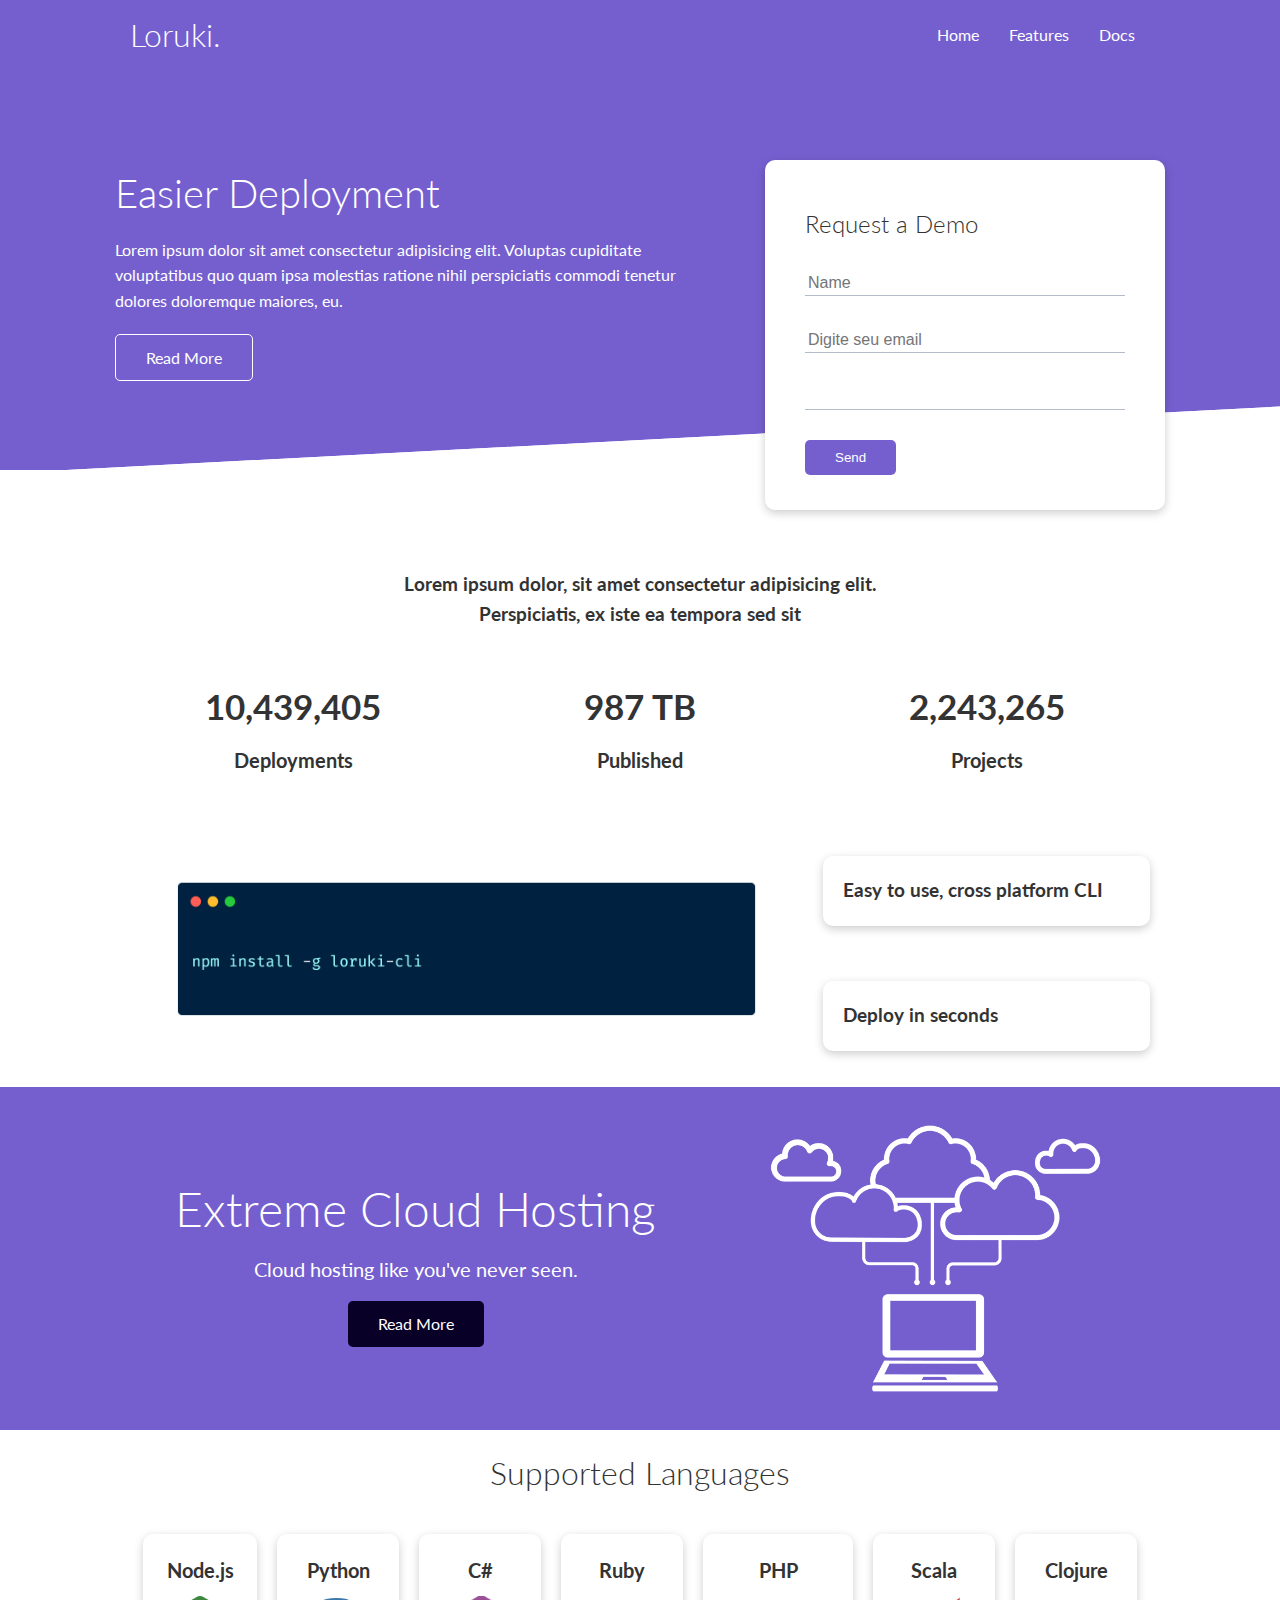
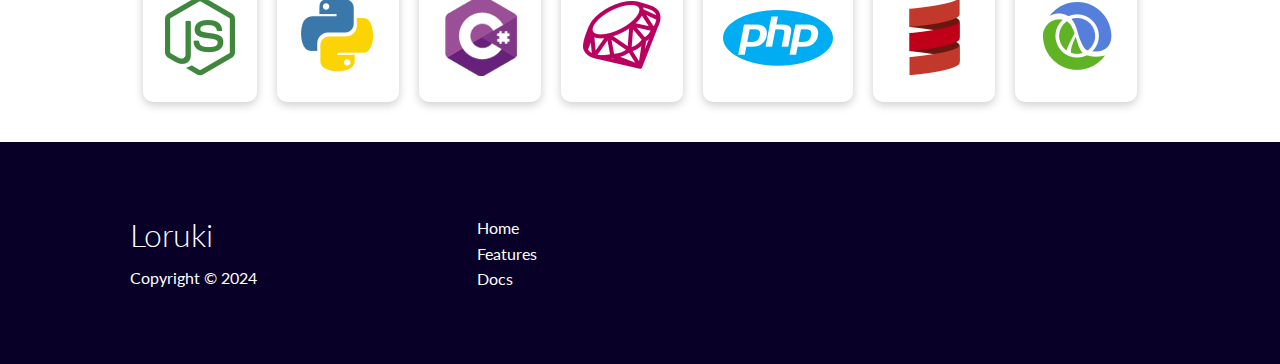
<file: index.html>
<!DOCTYPE html>
<html lang="en">
<head>
    <meta charset="UTF-8">
    <meta name="viewport" content="width=device-width, initial-scale=1.0">
    <!-- cdnjs -->
    <link rel="stylesheet" href="https://cdnjs.cloudflare.com/ajax/libs/font-awesome/6.5.1/css/all.min.css" integrity="sha512-DTOQO9RWCH3ppGqcWaEA1BIZOC6xxalwEsw9c2QQeAIftl+Vegovlnee1c9QX4TctnWMn13TZye+giMm8e2LwA==" crossorigin="anonymous" referrerpolicy="no-referrer" />
    <link rel="stylesheet" href="utilities.css">
    <link rel="stylesheet" href="style.css">
    <title>Loruki | Cloud Hosting for Everyone</title>
</head>
<body>
    <!-- navbar -->

    <div class="navbar">
        <div class="container flex"> <!--add flex na div que contem os itens a serem ordenados-->
            <h1 class="logo">Loruki.</h1>
            <nav>
                <ul>
                    <li><a href="index.html">Home</a></li>
                    <li><a href="features.html">Features</a></li>
                    <li><a href="docs.html">Docs</a></li>
                </ul>
            </nav>
        </div>
    </div>

    <!-- Showcase -->

    <section class="showcase">
        <div class="container grid"> <!--grid container-->
            <div class="showcase-text"> <!--grid item-->
                <h1>Easier Deployment</h1>
                <p>Lorem ipsum dolor sit amet consectetur adipisicing elit. Voluptas cupiditate voluptatibus quo quam ipsa molestias ratione nihil perspiciatis commodi tenetur dolores doloremque maiores, eu.</p>
                <a href="features.html" class="btn btn-outline">Read More</a>
            </div>

            <div class="showcase-form card"> <!--grid item-->
                <h2>Request a Demo</h2>
                <form action="conexao.php">
                    <div class="form-control">
                        <input type="text" name="name" placeholder="Name" id="name" required>
                    </div>
                    <div class="form-control">
                        <input type="email" name="email" placeholder="Digite seu email" id="email" required>
                    </div>
                    <div class="form-control">
                        <input type="text" name="" placeholder="" id="senha">
                    </div>
                    <input type="button" value="Send" class="btn btn-primary">
                </form>
            </div>
        </div>
    </section>

    <!-- Stats -->
    <section class="stats">
        <div class="container">
            <h3 class="stats-heading text-center my-1">
                Lorem ipsum dolor, sit amet consectetur adipisicing elit. Perspiciatis, ex iste ea tempora sed sit 
            </h3>

            <div class="grid grid-3 text-center my-4">
                <div>
                    <i class="fas fa-server fa-3x"></i>
                    <h3>10,439,405</h3>
                    <p class="text-secondary">Deployments</p>
                </div>
                <div>
                    <i class="fas fa-upload fa-3x"></i>
                    <h3>987 TB</h3>
                    <p class="text-secondary">Published</p>
                </div>
                <div>
                    <i class="fas fa-project-diagram fa-3x"></i>
                    <h3>2,243,265</h3>
                    <p class="text-secondary">Projects</p>
                </div>
            </div>
        </div>
    </section>

    <!-- Cli -->
    <section class="cli">
        <div class="container grid">
            <img src="images/cli.png" alt="">
            <div class="card">
                <h3>Easy to use, cross platform CLI</h3>
            </div>
            <div class="card">
                <h3>Deploy in seconds</h3>
            </div>
        </div>
    </section>

    <!-- Cloud -->
    <section class="cloud bg-primary my-2 py-2">
        <div class="container grid">
            <div class="text-center">
                <h2 class="lg">Extreme Cloud Hosting</h2>
                <p class="lead my-1">Cloud hosting like you've never seen.</p>
                <a href="features.html" class="btn btn-dark">Read More</a>
            </div>
            <img src="images/cloud.png" alt="">
        </div>
    </section>

    <!-- Languages -->
    <section class="languages">
        <h2 class="md text-center my-2">
            Supported Languages
        </h2>
        <div class="container flex">
            <div class="card">
                <h4>Node.js</h4>
                <img src="images/logos/node.png" alt="">
            </div>
            <div class="card">
                <h4>Python</h4>
                <img src="images/logos/python.png" alt="">
            </div>
            <div class="card">
                <h4>C#</h4>
                <img src="images/logos/csharp.png" alt="">
            </div>
            <div class="card">
                <h4>Ruby</h4>
                <img src="images/logos/ruby.png" alt="">
            </div>
            <div class="card">
                <h4>PHP</h4>
                <img src="images/logos/php.png" alt="">
            </div>
            <div class="card">
                <h4>Scala</h4>
                <img src="images/logos/scala.png" alt="">
            </div>
            <div class="card">
                <h4>Clojure</h4>
                <img src="images/logos/clojure.png" alt="">
            </div>
        </div>
    </section>

    <footer class="footer bg-dark py-5">
        <div class="container grid grid-3">
            <div>
                <h1>Loruki</h1>
                <p>Copyright &copy; 2024</p>
            </div>
            <nav>
                <ul>
                    <li><a href="index.html">Home</a></li>
                    <li><a href="features.html">Features</a></li>
                    <li><a href="docs.html">Docs</a></li>
                </ul>
            </nav>
            <div class="social">
                <a href="#"><i class="fab fa-github fa-2x"></i></a>
                <a href="#"><i class="fab fa-facebook fa-2x"></i></a>
                <a href="#"><i class="fab fa-instagram fa-2x"></i></a>
                <a href="#"><i class="fab fa-twitter fa-2x"></i></a>
            </div>
        </div>
    </footer>
</body>
</html>
</file>
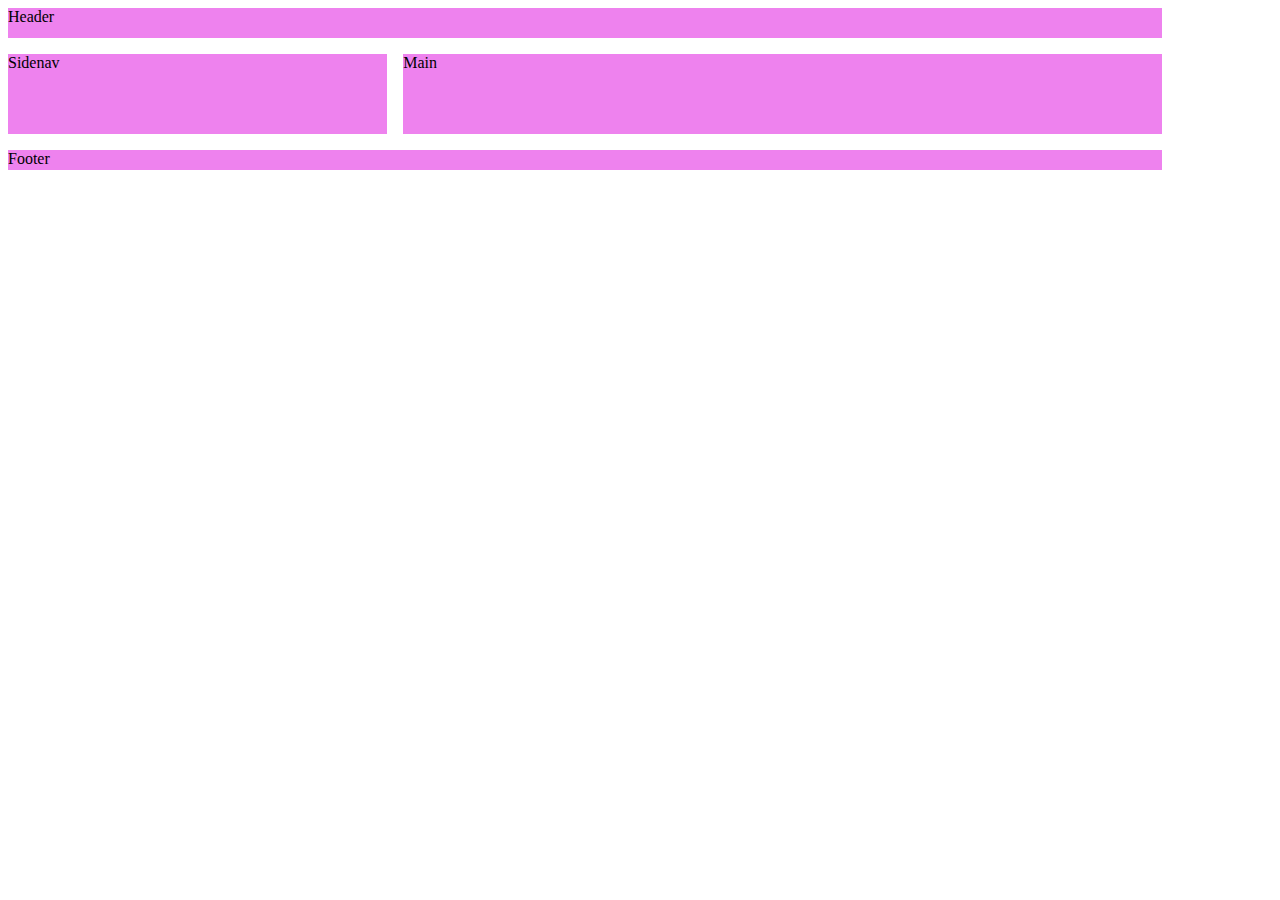
<file: grid-test/index.html>
<!DOCTYPE html>
<html lang="pt-br">
<head>
    <meta charset="UTF-8">
    <meta name="viewport" content="width=device-width, initial-scale=1.0">
    <title>Css grid</title>
    <link rel="stylesheet" href="style.css">
</head>
<body>
    <main>
        <div class="container">
            <div class="item header">Header</div>
            <div class="item sidenav">Sidenav</div>
            <div class="item main">Main</div>
            <div class="item footer">Footer</div>
        </div>
    </main>
</body>
</html>
</file>
<file: utilities.css>
/* Utilities */
.container{
    max-width: 1100px;
    margin: 0 auto;
    overflow: auto; /* cobrir o espaço de 10px top da margin*/ 
    padding: 0 40px;
}

.card{
    background-color: #fff;
    border-radius: 10px;
    box-shadow: 0 3px 10px rgba(0,0,0,0.2);
    padding: 20px;
    margin-top: 10px;
    color: #333;
}

.btn{
    display: inline-block;
    padding: 10px 30px;
    cursor: pointer;
    background-color: var(--primary-color);
    color: #fff;
    border: none;
    border-radius: 5px;
}

.btn-outline{
    background-color: transparent;
    border: 1px #fff solid;
}

.btn:hover{
    transform: scale(0.98);
}

/* backgrounds e colored buttons*/

.bg-primary,
.btn-primary{
    background-color: var(--primary-color);
    color: #fff;
}

.bg-secondary,
.btn-secondary{
    background-color: var(--secondary-color);
    color: #fff;
}

.bg-primary a,
.btn-primary a,
.bg-secondary a,
.btn-secondary a,
.bg-dark a,
.btn-dark a{
    color: #fff;
}


.bg-dark,
.btn-dark{
    background-color: var(--dark-color);
    color: #fff;
}


.bg-light,
.btn-light{
    background-color: var(--light-color);
    color: #333;
}

/* text sizes */
.lead{
    font-size: 20px;
}

.sm{
    font-size: 1rem;
}

.md{
    font-size: 2rem;
}

.lg{
    font-size: 3rem;
}

.xl{
    font-size: 4rem;
}

.text-center{
    text-align: center;
}

.flex{ /* será usado em outras divs */
    display: flex;
    flex-direction: row;
    justify-content: center;
    align-items: center;
    height: 100%;
}

.grid{
    display: grid;
    grid-template-columns: repeat(2, 1fr); /* ou 1fr 1fr*/
    gap: 20px;
    justify-content: center;
    align-items: center;
    height: 100%;
}

.grid-3{
    grid-template-columns: repeat(3, 1fr);
}

/* Margin */

.my-1{
    margin: 1rem 0;
}

.my-2{
    margin: 1.5rem 0;
}

.my-3{
    margin: 2rem 0;
}

.my-4{
    margin: 3rem 0;
}

.my-5{
    margin: 4rem 0;
}

.m-1{
    margin: 1rem ;
}

.m-2{
    margin: 1.5rem ;
}

.m-3{
    margin: 2rem ;
}

.m-4{
    margin: 3rem;
}

.m-5{
    margin: 4rem;
}


/* Padding */

.py-1{
    padding: 1rem 0;
}

.py-2{
    padding: 1.5rem 0;
}

.py-3{
    padding: 2rem 0;
}

.py-4{
    padding: 3rem 0;
}

.py-5{
    padding: 4rem 0;
}

.p-1{
    padding: 1rem ;
}

.p-2{
    padding: 1.5rem ;
}

.p-3{
    padding: 2rem ;
}

.p-4{
    padding: 3rem;
}

.p-5{
    padding: 4rem;
}
</file>
<file: style.css>
@import url('https://fonts.googleapis.com/css2?family=Lato:wght@300&display=swap');

:root {
    --primary-color: #755fcf;
    --secondary-color: #4624cf;
    --dark-color: #080027;
    --light-color: #f4f4f4;
}

* {
    box-sizing: border-box;
    padding: 0;
    margin: 0;
}

body{
    font-family: 'Lato', sans-serif;
    color: #333;
    line-height: 1.6;
}

ul{
    list-style-type: none;
}

a{
    text-decoration: none;
    color: #333;
}

h1, h2{
    font-weight: 300;
    line-height: 1.2;
    margin: 10px 0;
}

p{
    margin: 10px 0;
}

img{
    width: 100%;
}

/* MENU */

.navbar{
    background-color: var(--primary-color);
    color: #fff;
    height: 70px;
}

.navbar ul{
    display: flex;
}

.navbar a{
    color: #fff;
    padding: 10px;
    margin: 0 5px;
}

/* adicionar linha ao passar mouse pelos links */
.navbar a:hover{
    border-bottom: 2px #fff solid;
}

.navbar .flex{
    justify-content: space-between;
}

/* Showcase */
.showcase{
    height: 400px;
    background-color: var(--primary-color);
    color: #fff;
    position: relative;
}

.showcase h1{
    font-size: 40px;
}

.showcase p{
    margin: 20px 0;
}

.showcase .grid{
    grid-template-columns: 55% 45%;
    gap: 30px;
    overflow: visible;
}

.showcase-form{
    position: relative;
    top: 60px;
    height: 350px;
    width: 400px;
    padding: 40px;
    z-index: 100;
    justify-self: flex-end;
}

.showcase-form .form-control{
    margin: 30px 0;
}

.showcase-form input[type='text'],
.showcase-form input[type='email']{
    border: 0;
    border-bottom: 1px solid #b4becb;
    width: 100%;
    padding: 3px;
    font-size: 16px;
}

.showcase-form input:focus{
    outline: none;
}

.showcase::before, 
.showcase::after{
    content: '';
    position: absolute;
    height: 100px;
    bottom: -70px;
    right: 0;
    left: 0;
    background: #fff;
    transform: skewY(-3deg); /* 'div' criada no css para efeito de linha torta*/
    -webkit-transform: skewY(-3deg);  /* funcionar em outros browsers */
    -moz-transform: skewY(-3deg); 
    -ms-transform: skewY(-3deg); 
}

/* Stats */

.stats{
    padding-top: 100px;
}

.stats-heading{
    max-width: 500px;
    margin: auto;
}

.stats .grid  h3{
    font-size: 35px;
}

.stats .grid p{
    font-size: 20px;
    font-weight: bold;
}

/* Cli */

.cli .grid{
    grid-template-columns: repeat(3, 1fr);
    grid-template-rows: repeat(2, 1fr);
}

.cli .grid > *:first-child{
    grid-column: 1 / span 2;
    grid-row: 1 / span 2;
}

/* Cloud */

.cloud .grid{
    grid-template-columns: 4fr 3fr;
}

/* Languages */
.languages .flex{
    flex-wrap: wrap;
}

.languages .card{
    text-align: center;
    margin: 18px 10px 40px;
    transition: transform 0.2s ease-in;
}

.languages .card h4{
    font-size: 20px;
    margin-bottom: 10px;
}

.languages .card:hover{
    transform: translateY(-15px);
}

/* Footer */
.footer .social a{
    margin: 0 10px;
}

/* Tablets and under */
@media(max-width: 768px){

}

/* Mobile */
</file>
<file: grid-test/style.css>
/* .container{
    display: grid;
    gap: 1rem;
    grid-template-columns: 200px 1fr; valor fixo e fr preenche o espaço que sobrou
    grid-template-rows: 200px 100px;
} */

.container{
    display: grid;
    grid-template-columns: 30% 60%;
    grid-template-rows: 30px 80px 20px;
    grid-template-areas: "header header"
                        "sidenav main"
                        "footer footer";
                        gap: 1rem;
}

/* header e footer duas vezes pq declarei duas colunas e quero que ocupem as duas*/

.item{
    background-color: violet;
}

.header{
    grid-area: header;
}

.sidenav{
    grid-area: sidenav;
}

.main{
    grid-area: main;
}

.footer{
    grid-area: footer;
}
</file>
